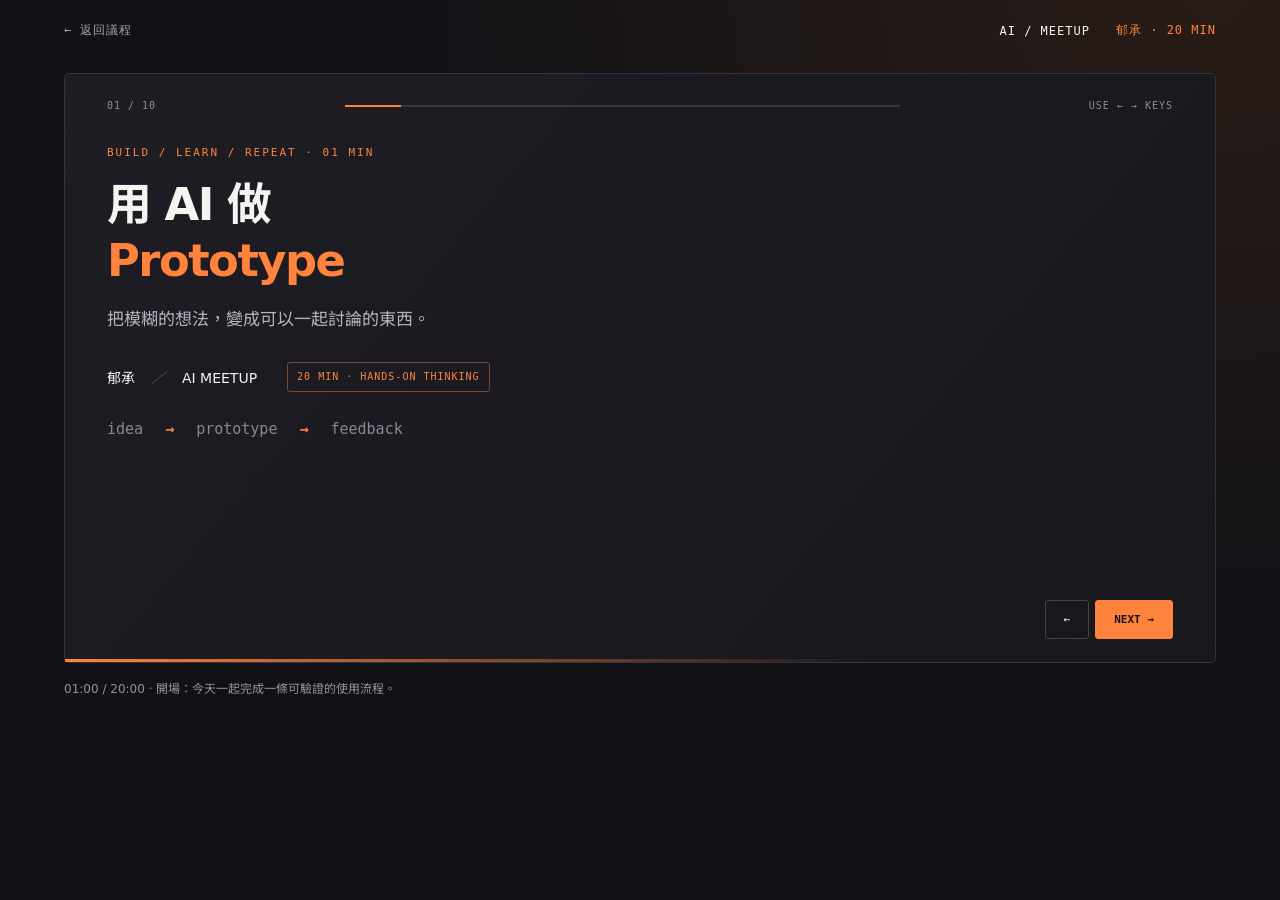
<file: presentations/ai-prototype/index.html>
<!doctype html>
<html lang="zh-Hant">
  <head>
    <meta charset="UTF-8" />
    <meta name="viewport" content="width=device-width, initial-scale=1.0" />
    <meta name="theme-color" content="#111116" />
    <title>用 AI 做 Prototype — 郁承 · AI Meetup</title>
    <link rel="stylesheet" href="style.css" />
  </head>
  <body class="presentation-page">
    <nav class="presentation-nav" aria-label="簡報導覽"><a href="../../index.html#agenda">← 返回議程</a><span>AI / MEETUP <b>郁承 · 20 MIN</b></span></nav>
    <main class="presentation-main">
      <div id="deck-root" class="deck" aria-label="用 AI 做 Prototype 簡報" aria-live="polite"></div>
      <p id="response" class="response" role="status"></p>
      <noscript>請啟用 JavaScript 以觀看互動簡報。</noscript>
    </main>
    <script type="module">
      import { mountDeck } from '../../website/js/deck.js';
      import { slides, promptIdeas, bindDemo } from './slides.js';
      const root = document.querySelector('#deck-root');
      mountDeck(root, slides, promptIdeas);
      bindDemo(root);
    </script>
  </body>
</html>
</file>
<file: presentations/ai-prototype/style.css>
@import url('../../website/css/main.css');

.presentation-page { --gold:#ff833d; --ink:#f5f4f1; --muted:#a5a4ac; --mono:ui-monospace,SFMono-Regular,Consolas,monospace; --sans:system-ui,-apple-system,'Noto Sans TC',sans-serif; color:var(--ink); background:#111116; background-image:radial-gradient(ellipse at 95% 0%,#ff7a181a,transparent 50%); }
.presentation-nav { max-width:1440px; margin:auto; padding:22px 5vw; font:12px var(--mono); letter-spacing:1px; align-items:center; }
.presentation-nav a { text-decoration:none; color:#a5a4ac; }
.presentation-nav span { display:flex; gap:26px; align-items:center; }
.presentation-nav b { color:var(--gold); font-weight:500; }
.presentation-main { max-width:1440px; margin:auto; padding:12px 5vw 22px; }
.presentation-main .deck { max-width:none; min-height:590px; margin:0; padding:26px 42px 70px; border:1px solid #35343a; background:linear-gradient(130deg,#1e1d24,#17171c); box-shadow:none; clip-path:none; border-radius:5px; }
.deck::before { inset:auto 0 0; height:3px; border:0; background:linear-gradient(90deg,var(--gold),transparent 70%); }
.deck-top { color:#8f8e98; font-size:10px; }
.deck-progress { background:#3b3633; height:2px; }
.deck-progress i { box-shadow:none; }
.presentation-main .slide { padding:35px 0 20px; min-height:460px; text-align:left; }
.slide-kicker { font:11px var(--mono); color:var(--gold); letter-spacing:2px; margin-bottom:18px; }
.slide h3 { font:700 clamp(30px,3.5vw,52px)/1.25 var(--sans); letter-spacing:-1.5px; }
.slide em { font-style:normal; color:var(--gold); }
.slide > p:not(.slide-kicker) { color:#b5b3be; font-size:17px; line-height:1.7; margin:16px 0 0; }
.deck-controls { right:42px; bottom:23px; }
.deck-controls button { border-color:#514138; border-radius:3px; padding:12px 18px; }
.deck-controls button:last-child { background:var(--gold); color:#18100b; border-color:var(--gold); font-weight:700; }
.response { font:12px/1.7 var(--sans); color:#94919c; text-align:left; margin-top:16px; }
.cover-meta { margin-top:28px; display:flex; gap:30px; align-items:center; font-size:14px; }
.cover-meta i { color:#686570; margin:0 12px; }
.chip { display:inline-block; font:10px/1.6 var(--mono); color:var(--gold); border:1px solid #764a30; border-radius:3px; padding:6px 9px; letter-spacing:1px; }
.cover-code { display:flex; gap:22px; margin-top:28px; color:#8a8794; font:15px var(--mono); }
.cover-code b { color:var(--gold); }
.cards { display:grid; grid-template-columns:repeat(auto-fit,minmax(210px,1fr)); gap:16px; margin-top:30px; }
.card { padding:22px; background:#ffffff04; border:1px solid #39353d; border-top:2px solid var(--gold); border-radius:3px; }
.card small,.contrast small { font:11px var(--mono); letter-spacing:1px; color:var(--gold); }
.card h4,.demo-layout h4 { font-size:23px; margin:20px 0 12px; }
.card p,.demo-layout p { color:#b9b5c2; font-size:16px; line-height:1.8; margin:0; }
.contrast { display:grid; grid-template-columns:1fr 1fr; gap:20px; margin-top:30px; }
.contrast section { padding:25px; border:1px solid #39353d; border-radius:4px; }
.contrast section:last-child { background:#ff833d0a; border-color:#8c5336; }
.contrast p { font-size:clamp(20px,2.2vw,30px); line-height:1.6; margin:18px 0 0; }
.brief { margin:25px 0 0; }
.brief div { display:grid; grid-template-columns:180px 1fr; padding:16px 0; border-bottom:1px solid #37333c; gap:20px; }
.brief dt { color:var(--gold); font:12px/1.8 var(--mono); }
.brief dd { margin:0; font-size:18px; }
.flow,.closing-line { display:flex; gap:18px; align-items:center; margin-top:30px; flex-wrap:wrap; }
.flow span { border:1px solid #5c4438; padding:12px 25px; background:#ff833d08; }
.flow b,.closing-line b { color:var(--gold); }
.terminal { margin-top:26px; padding:20px 24px; background:#111115; border:1px solid #46404a; border-radius:5px; }
.terminal-top { font:11px var(--mono); color:#8d8896; border-bottom:1px solid #302a34; padding-bottom:14px; margin-bottom:16px; }
.terminal-top span { color:var(--gold); margin-right:14px; }
.terminal p { font-size:15px; line-height:1.75; margin:8px 0; }
.terminal b { color:var(--gold); }
.demo-layout { display:grid; grid-template-columns:1fr 1.2fr; gap:30px; margin-top:25px; align-items:start; }
.demo-panel { padding:22px; background:#111115; border:1px solid #534237; border-radius:5px; }
.demo-panel label { display:block; font-size:12px; color:#c3bdc9; margin-bottom:7px; }
.demo-panel input,.demo-panel select { display:block; width:100%; min-width:0; font:15px var(--sans); padding:11px 13px; border:1px solid #55505b; border-radius:4px; background:#25232c; color:#fff; margin-bottom:15px; }
.demo-panel [aria-invalid=true] { border-color:#ff8c72; }
.demo-panel #demo-error { color:#ffad91; font-size:12px; margin-bottom:8px; }
.demo-button { background:var(--gold); color:#22160f; border:0; border-radius:3px; padding:12px 18px; font:600 14px var(--sans); cursor:pointer; }
#confirmation .demo-button { margin-top:18px; }
.test-table { margin-top:26px; border:1px solid #39353d; border-radius:4px; }
.test-table div { display:grid; grid-template-columns:1fr 1fr; gap:20px; padding:17px 22px; border-bottom:1px solid #39353d; font-size:16px; }
.test-table div:last-child { border:0; }
.test-table div:first-child { color:var(--gold); background:#ff833d09; font-size:12px; }
.closing-line { margin-top:50px; font-size:clamp(20px,2.8vw,38px); }
.closing-question { color:#b9b5c2; margin-top:35px; font-size:17px; }
@media(max-width:720px) {
  .presentation-nav { padding:18px 5vw; font-size:10px; }
  .presentation-nav span { gap:10px; flex-wrap:wrap; justify-content:flex-end; }
  .presentation-main { padding:6px 4vw 20px; }
  .presentation-main .deck { padding:20px 20px 76px; min-height:580px; }
  .presentation-main .slide { padding-top:28px; min-height:460px; }
  .slide h3 { letter-spacing:-1px; }
  .slide > p:not(.slide-kicker) { font-size:15px; }
  .cards,.contrast,.demo-layout { grid-template-columns:1fr; gap:14px; }
  .card { padding:18px; }
  .card h4 { margin-top:12px; }
  .brief div { grid-template-columns:1fr; gap:6px; }
  .brief dd { font-size:16px; }
  .cover-meta { align-items:flex-start; flex-direction:column; gap:16px; }
  .cover-code { font-size:11px; gap:10px; }
  .deck-controls { right:20px; }
  .flow { gap:9px; }
  .flow span { padding:10px; font-size:13px; }
  .terminal { padding:16px; }
  .terminal p { font-size:14px; }
  .test-table div { gap:12px; padding:15px 12px; font-size:13px; }
  .closing-line { gap:12px; }
}
</file>
